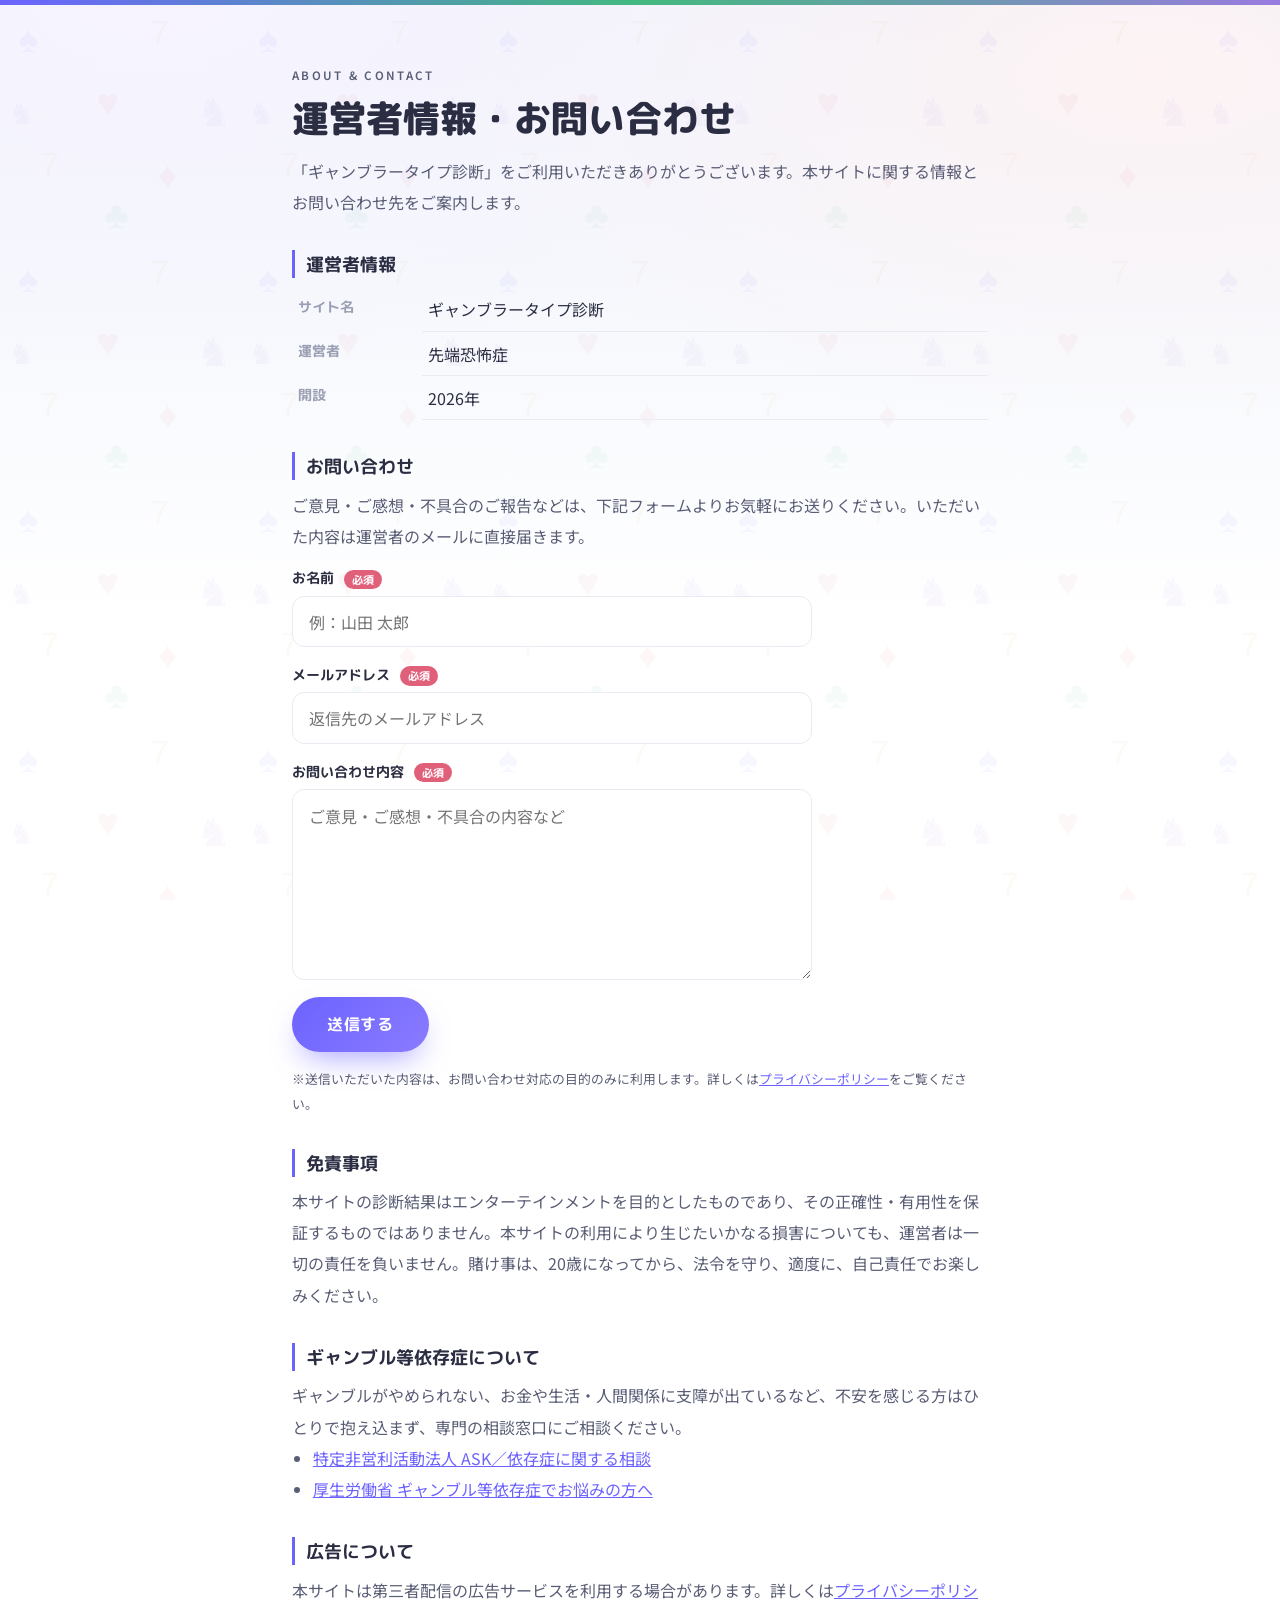
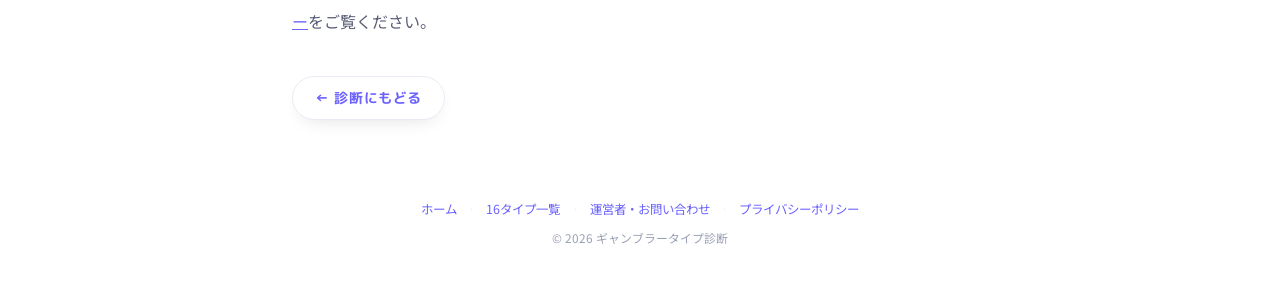
<file: about.html>
<!DOCTYPE html>
<html lang="ja">
<head>
<meta charset="UTF-8">
<meta name="viewport" content="width=device-width, initial-scale=1.0">
<meta name="google-site-verification" content="7E4l-jpzNFWJPt48FXcc1C4V58RSd9jbGy-ojwq8LJo" />
<title>運営者情報・お問い合わせ ― ギャンブラータイプ診断</title>
<meta name="description" content="ギャンブラータイプ診断の運営者情報・お問い合わせ先・免責事項・ギャンブル依存症の相談窓口について。">
<link rel="preconnect" href="https://fonts.googleapis.com">
<link rel="preconnect" href="https://fonts.gstatic.com" crossorigin>
<link href="https://fonts.googleapis.com/css2?family=M+PLUS+Rounded+1c:wght@400;500;700;800&family=Noto+Sans+JP:wght@300;400;500&family=Outfit:wght@500;600&display=swap" rel="stylesheet">
<link rel="canonical" href="https://smartcostinfo-stack.github.io/about.html">
<link rel="icon" type="image/png" href="favicon.png">
<link rel="apple-touch-icon" href="apple-touch-icon.png">
<script async src="https://pagead2.googlesyndication.com/pagead/js/adsbygoogle.js?client=ca-pub-6824908048752622" crossorigin="anonymous"></script>
<link rel="stylesheet" href="style.css">
<style>
  .page h2{ font-family:var(--display); font-weight:700; color:var(--ink); font-size:1.15rem; margin:2rem 0 .6rem; border-left:3px solid var(--accent); padding-left:.7rem; }
  .page p, .page li{ font-family:var(--jp); line-height:1.95; color:var(--body); }
  .page a{ color:var(--accent); }
  .page ul{ padding-left:1.3rem; }
  .info-table{ width:100%; border-collapse:collapse; margin:.4rem 0; }
  .info-table th{ text-align:left; width:9em; padding:.6rem .4rem; color:var(--muted); font-family:var(--display); font-weight:700; font-size:.9rem; vertical-align:top; }
  .info-table td{ padding:.6rem .4rem; border-bottom:1px solid var(--line); font-family:var(--jp); color:var(--ink); }
  .callout{ background:var(--card-soft); border:1px solid var(--line); border-radius:14px; padding:1rem 1.2rem; margin:1rem 0; }
  .contact-form{ display:flex; flex-direction:column; gap:1.1rem; max-width:520px; margin-top:1rem; }
  .field{ display:flex; flex-direction:column; gap:.4rem; }
  .field-label{ font-family:var(--display); font-weight:700; font-size:.9rem; color:var(--ink); }
  .field-label em{ font-style:normal; font-size:.7rem; color:#fff; background:var(--lose); padding:.1rem .5rem; border-radius:99px; margin-left:.4rem; }
  .contact-form input, .contact-form textarea{
    font-family:var(--jp); font-size:1rem; color:var(--ink);
    background:var(--card); border:1.5px solid var(--line); border-radius:12px;
    padding:.8rem 1rem; width:100%; transition:border-color .18s ease, box-shadow .18s ease;
  }
  .contact-form input:focus, .contact-form textarea:focus{
    outline:none; border-color:var(--accent); box-shadow:0 0 0 4px rgba(108,99,255,.12);
  }
  .contact-form textarea{ resize:vertical; line-height:1.7; }
  .contact-form .btn-primary{ align-self:flex-start; }
  .form-note{ font-size:.8rem; color:var(--muted); margin-top:.9rem; line-height:1.7; }
</style>
</head>
<body>
<div class="bg-motifs" aria-hidden="true"></div>
<div class="m-stripe-top" aria-hidden="true"></div>

<div class="page">
  <p class="page-eyebrow">ABOUT &amp; CONTACT</p>
  <h1>運営者情報・お問い合わせ</h1>
  <p class="page-lead">「ギャンブラータイプ診断」をご利用いただきありがとうございます。本サイトに関する情報とお問い合わせ先をご案内します。</p>

  <h2>運営者情報</h2>
  <table class="info-table">
    <tr><th>サイト名</th><td>ギャンブラータイプ診断</td></tr>
    <tr><th>運営者</th><td>先端恐怖症</td></tr>
    <tr><th>開設</th><td>2026年</td></tr>
  </table>

  <h2>お問い合わせ</h2>
  <p>ご意見・ご感想・不具合のご報告などは、下記フォームよりお気軽にお送りください。いただいた内容は運営者のメールに直接届きます。</p>

  <!-- FormSubmit フォーム（受信先: smart.cost.info@gmail.com）
       ※初回送信時に FormSubmit から確認メールが届くので、リンクを押して有効化してください（1回だけ）。
       ※メールアドレスをHTMLに出したくない場合は、有効化後に発行される
         ランダムID版URL（https://formsubmit.co/xxxxxxxx）に差し替えるとアドレスを隠せます。 -->
  <form class="contact-form" action="https://formsubmit.co/smart.cost.info@gmail.com" method="POST">
    <input type="hidden" name="_subject" value="【ギャンブラータイプ診断】お問い合わせ">
    <input type="hidden" name="_captcha" value="true">
    <input type="hidden" name="_template" value="table">
    <!-- ボット対策（人間には見えない） -->
    <input type="text" name="_honey" style="display:none">

    <label class="field">
      <span class="field-label">お名前 <em>必須</em></span>
      <input type="text" name="name" required placeholder="例：山田 太郎">
    </label>
    <label class="field">
      <span class="field-label">メールアドレス <em>必須</em></span>
      <input type="email" name="email" required placeholder="返信先のメールアドレス">
    </label>
    <label class="field">
      <span class="field-label">お問い合わせ内容 <em>必須</em></span>
      <textarea name="message" rows="6" required placeholder="ご意見・ご感想・不具合の内容など"></textarea>
    </label>
    <button type="submit" class="btn btn-primary">送信する</button>
  </form>
  <p class="form-note">※送信いただいた内容は、お問い合わせ対応の目的のみに利用します。詳しくは<a href="privacy.html">プライバシーポリシー</a>をご覧ください。</p>

  <h2>免責事項</h2>
  <p>本サイトの診断結果はエンターテインメントを目的としたものであり、その正確性・有用性を保証するものではありません。本サイトの利用により生じたいかなる損害についても、運営者は一切の責任を負いません。賭け事は、20歳になってから、法令を守り、適度に、自己責任でお楽しみください。</p>

  <h2>ギャンブル等依存症について</h2>
  <p>ギャンブルがやめられない、お金や生活・人間関係に支障が出ているなど、不安を感じる方はひとりで抱え込まず、専門の相談窓口にご相談ください。</p>
  <ul>
    <li><a href="https://www.ncasa-japan.jp/you" target="_blank" rel="noopener">特定非営利活動法人 ASK／依存症に関する相談</a></li>
    <li><a href="https://www.mhlw.go.jp/stf/seisakunitsuite/bunya/0000070789.html" target="_blank" rel="noopener">厚生労働省 ギャンブル等依存症でお悩みの方へ</a></li>
  </ul>

  <h2>広告について</h2>
  <p>本サイトは第三者配信の広告サービスを利用する場合があります。詳しくは<a href="privacy.html">プライバシーポリシー</a>をご覧ください。</p>

  <a class="btn btn-ghost back" href="index.html">← 診断にもどる</a>
</div>

<footer class="site-footer">
  <nav class="footer-nav">
    <a href="index.html">ホーム</a><span class="dot">·</span>
    <a href="types.html">16タイプ一覧</a><span class="dot">·</span>
    <a href="about.html">運営者・お問い合わせ</a><span class="dot">·</span>
    <a href="privacy.html">プライバシーポリシー</a>
  </nav>
  <p class="copyright">© 2026 ギャンブラータイプ診断</p>
</footer>
</body>
</html>
</file>
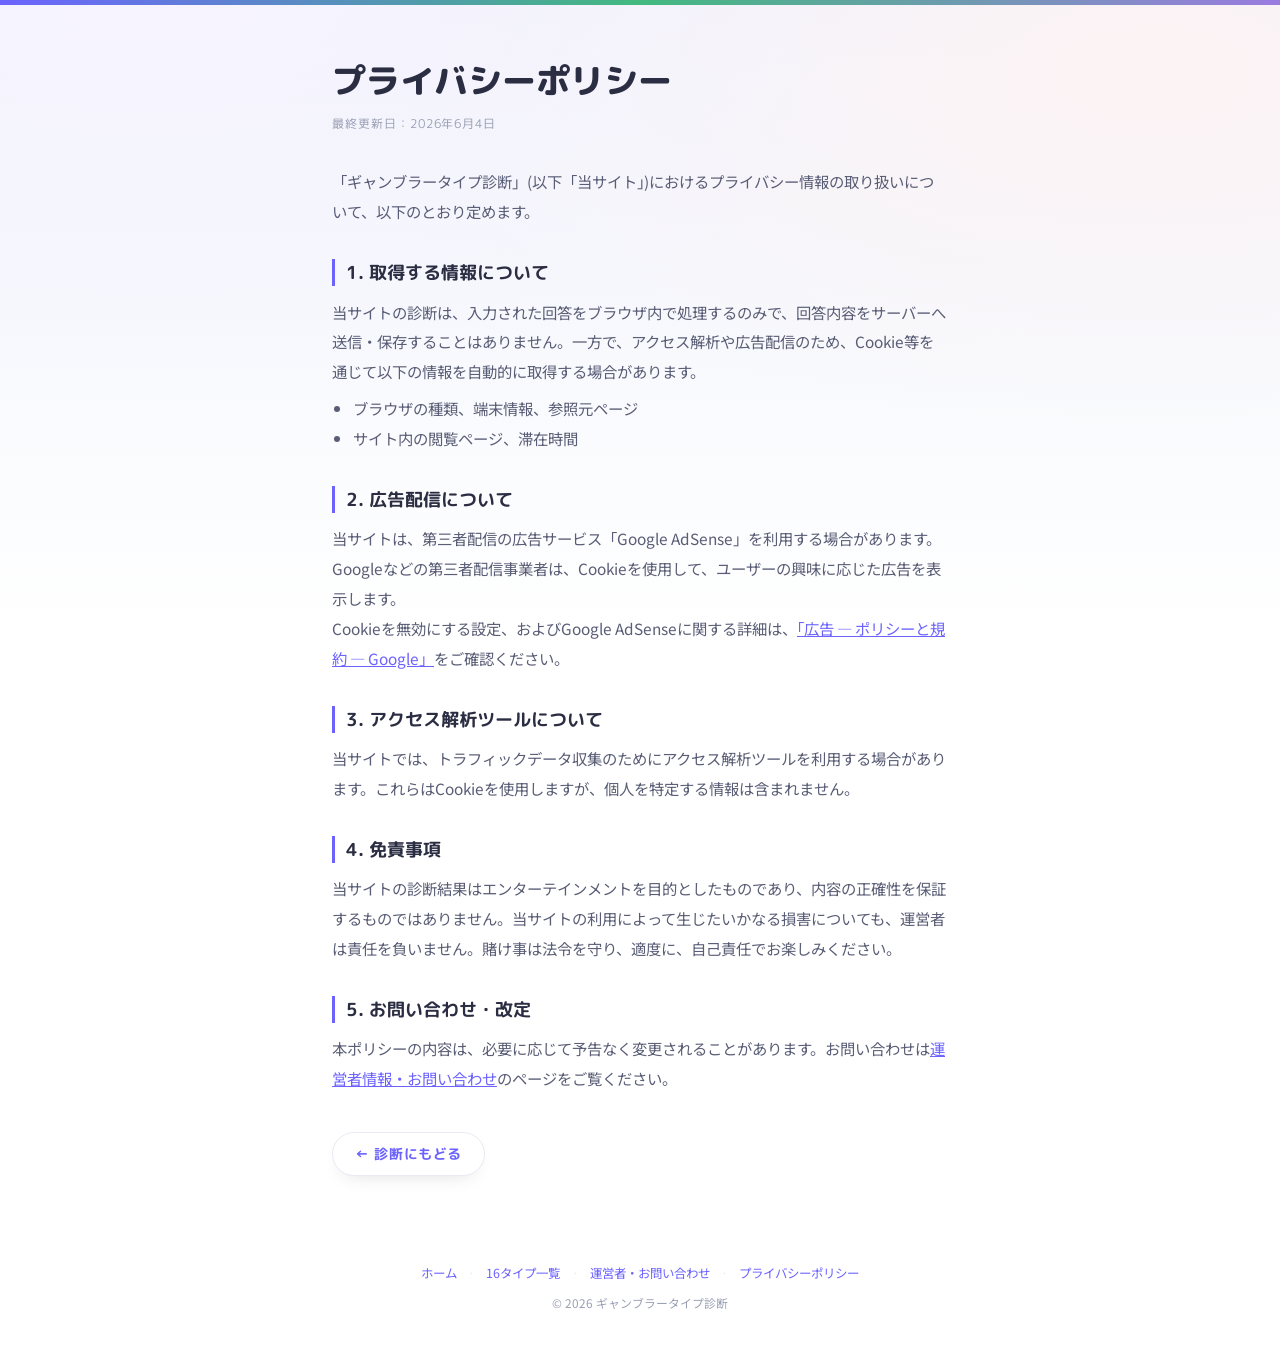
<file: privacy.html>
<!DOCTYPE html>
<html lang="ja">
<head>
<meta charset="UTF-8">
<meta name="viewport" content="width=device-width, initial-scale=1.0">
<meta name="google-site-verification" content="7E4l-jpzNFWJPt48FXcc1C4V58RSd9jbGy-ojwq8LJo" />
<title>プライバシーポリシー ― ギャンブラータイプ診断</title>
<link rel="preconnect" href="https://fonts.googleapis.com">
<link rel="preconnect" href="https://fonts.gstatic.com" crossorigin>
<link href="https://fonts.googleapis.com/css2?family=M+PLUS+Rounded+1c:wght@400;700;800&family=Noto+Sans+JP:wght@400;500&display=swap" rel="stylesheet">
<link rel="canonical" href="https://smartcostinfo-stack.github.io/privacy.html">
<link rel="icon" type="image/png" href="favicon.png">
<link rel="apple-touch-icon" href="apple-touch-icon.png">
<script async src="https://pagead2.googlesyndication.com/pagead/js/adsbygoogle.js?client=ca-pub-6824908048752622" crossorigin="anonymous"></script>
<link rel="stylesheet" href="style.css">
<style>
  .doc{ position:relative; z-index:2; max-width:680px; margin:0 auto; padding:clamp(28px,6vw,56px) clamp(20px,5vw,32px); }
  .doc h1{ font-family:var(--display); font-weight:800; color:var(--ink); font-size:clamp(1.6rem,6vw,2.1rem); margin-bottom:.4rem; }
  .doc .updated{ font-family:var(--code); font-size:.74rem; letter-spacing:.08em; color:var(--muted); margin-bottom:2rem; }
  .doc h2{ font-family:var(--display); font-weight:700; color:var(--ink); font-size:1.12rem; margin:2rem 0 .7rem; border-left:3px solid var(--accent); padding-left:.7rem; }
  .doc p, .doc li{ font-family:var(--jp); line-height:1.95; color:var(--body); font-size:.96rem; }
  .doc ul{ padding-left:1.3rem; margin:.4rem 0; }
  .doc a{ color:var(--accent); }
  .back{ display:inline-block; margin-top:2.4rem; }
</style>
</head>
<body>
<div class="m-stripe-top" aria-hidden="true"></div>

<div class="doc">
  <h1>プライバシーポリシー</h1>
  <p class="updated">最終更新日：2026年6月4日</p>

  <p>「ギャンブラータイプ診断」(以下「当サイト」)におけるプライバシー情報の取り扱いについて、以下のとおり定めます。</p>

  <h2>1. 取得する情報について</h2>
  <p>当サイトの診断は、入力された回答をブラウザ内で処理するのみで、回答内容をサーバーへ送信・保存することはありません。一方で、アクセス解析や広告配信のため、Cookie等を通じて以下の情報を自動的に取得する場合があります。</p>
  <ul>
    <li>ブラウザの種類、端末情報、参照元ページ</li>
    <li>サイト内の閲覧ページ、滞在時間</li>
  </ul>

  <h2>2. 広告配信について</h2>
  <p>当サイトは、第三者配信の広告サービス「Google AdSense」を利用する場合があります。Googleなどの第三者配信事業者は、Cookieを使用して、ユーザーの興味に応じた広告を表示します。</p>
  <p>Cookieを無効にする設定、およびGoogle AdSenseに関する詳細は、<a href="https://policies.google.com/technologies/ads?hl=ja" target="_blank" rel="noopener">「広告 ― ポリシーと規約 ― Google」</a>をご確認ください。</p>

  <h2>3. アクセス解析ツールについて</h2>
  <p>当サイトでは、トラフィックデータ収集のためにアクセス解析ツールを利用する場合があります。これらはCookieを使用しますが、個人を特定する情報は含まれません。</p>

  <h2>4. 免責事項</h2>
  <p>当サイトの診断結果はエンターテインメントを目的としたものであり、内容の正確性を保証するものではありません。当サイトの利用によって生じたいかなる損害についても、運営者は責任を負いません。賭け事は法令を守り、適度に、自己責任でお楽しみください。</p>

  <h2>5. お問い合わせ・改定</h2>
  <p>本ポリシーの内容は、必要に応じて予告なく変更されることがあります。お問い合わせは<a href="about.html">運営者情報・お問い合わせ</a>のページをご覧ください。</p>

  <a class="btn btn-ghost back" href="index.html">← 診断にもどる</a>
</div>

<footer class="site-footer">
  <nav class="footer-nav">
    <a href="index.html">ホーム</a><span class="dot">·</span>
    <a href="types.html">16タイプ一覧</a><span class="dot">·</span>
    <a href="about.html">運営者・お問い合わせ</a><span class="dot">·</span>
    <a href="privacy.html">プライバシーポリシー</a>
  </nav>
  <p class="copyright">© 2026 ギャンブラータイプ診断</p>
</footer>
</body>
</html>
</file>
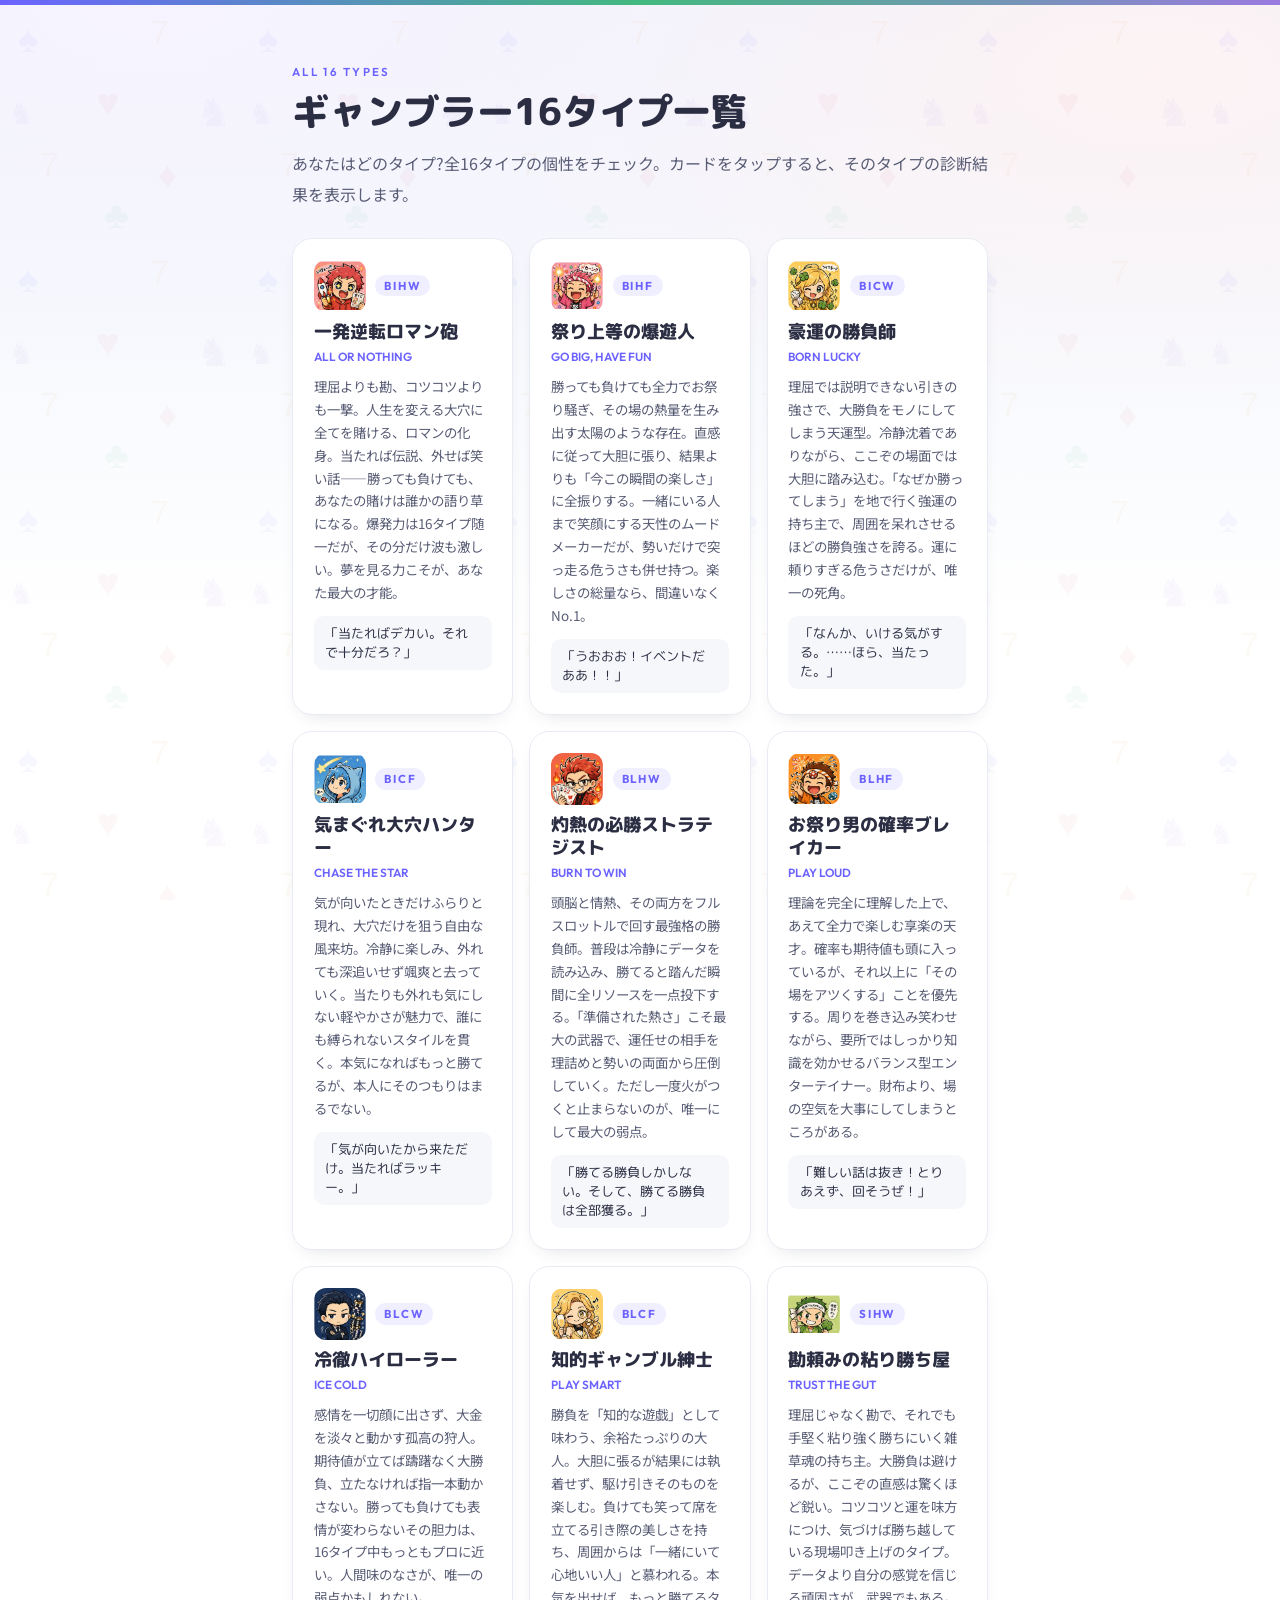
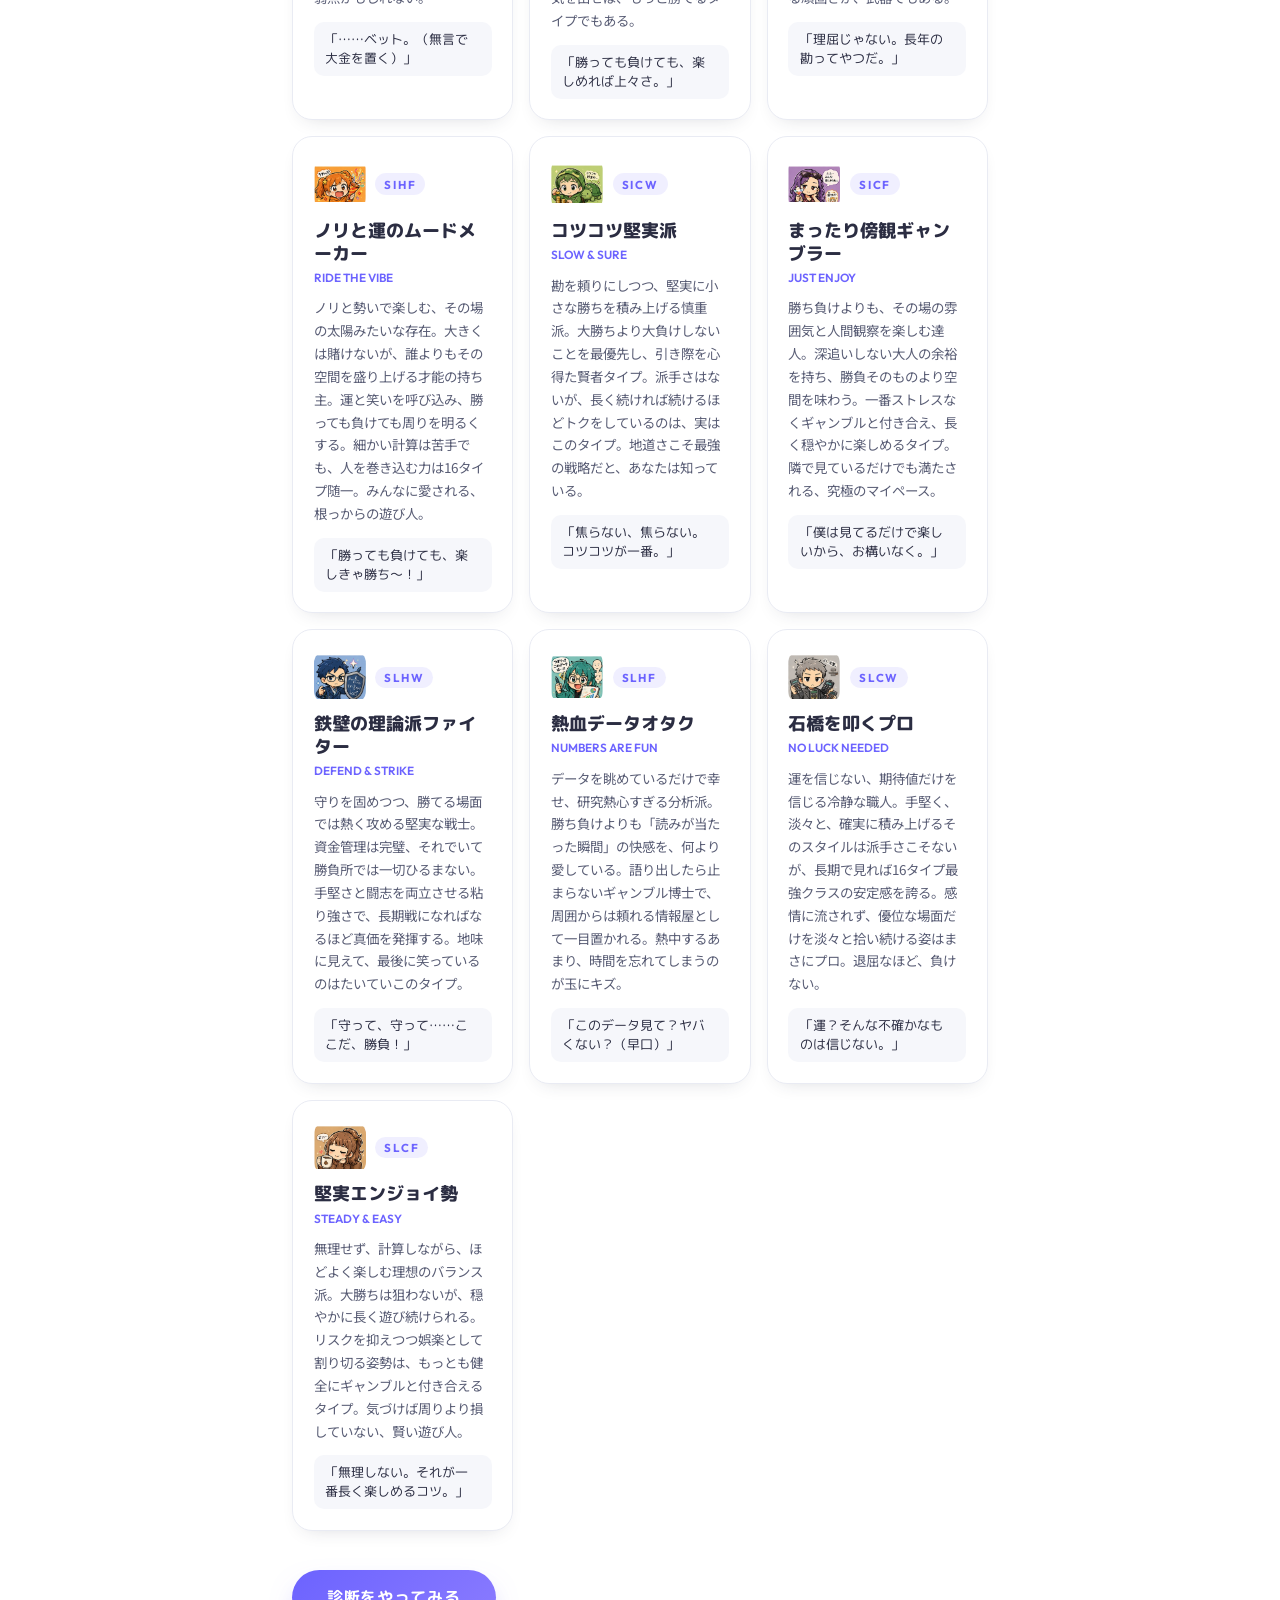
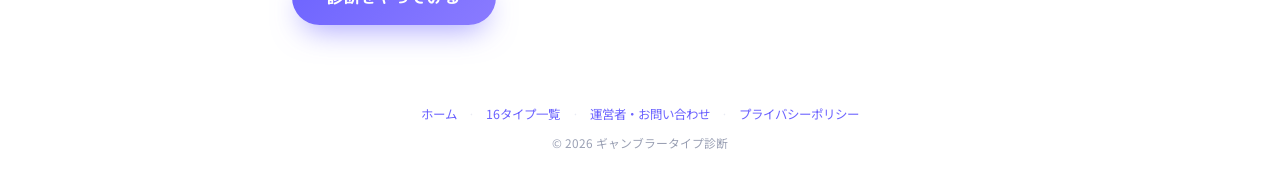
<file: types.html>
<!DOCTYPE html>
<html lang="ja">
<head>
<meta charset="UTF-8">
<meta name="viewport" content="width=device-width, initial-scale=1.0">
<meta name="google-site-verification" content="7E4l-jpzNFWJPt48FXcc1C4V58RSd9jbGy-ojwq8LJo" />
<title>16タイプ一覧 ― ギャンブラータイプ診断</title>
<meta name="description" content="ギャンブラータイプ診断に登場する全16タイプの一覧。各タイプの特徴・決めゼリフ・強み・弱みをまとめています。">
<link rel="preconnect" href="https://fonts.googleapis.com">
<link rel="preconnect" href="https://fonts.gstatic.com" crossorigin>
<link href="https://fonts.googleapis.com/css2?family=M+PLUS+Rounded+1c:wght@400;500;700;800&family=Noto+Sans+JP:wght@300;400;500;700&family=Outfit:wght@500;600;700&display=swap" rel="stylesheet">
<link rel="canonical" href="https://smartcostinfo-stack.github.io/types.html">
<link rel="icon" type="image/png" href="favicon.png">
<link rel="apple-touch-icon" href="apple-touch-icon.png">
<script async src="https://pagead2.googlesyndication.com/pagead/js/adsbygoogle.js?client=ca-pub-6824908048752622" crossorigin="anonymous"></script>
<link rel="stylesheet" href="style.css">
</head>
<body>
<div class="bg-motifs" aria-hidden="true"></div>
<div class="m-stripe-top" aria-hidden="true"></div>

<div class="page">
  <p class="page-eyebrow">ALL 16 TYPES</p>
  <h1>ギャンブラー16タイプ一覧</h1>
  <p class="page-lead">あなたはどのタイプ?全16タイプの個性をチェック。カードをタップすると、そのタイプの診断結果を表示します。</p>

  <div class="type-grid" id="type-grid"></div>

  <a class="btn btn-primary back" href="index.html">診断をやってみる</a>
</div>

<footer class="site-footer">
  <nav class="footer-nav">
    <a href="index.html">ホーム</a><span class="dot">·</span>
    <a href="types.html">16タイプ一覧</a><span class="dot">·</span>
    <a href="about.html">運営者・お問い合わせ</a><span class="dot">·</span>
    <a href="privacy.html">プライバシーポリシー</a>
  </nav>
  <p class="copyright">© 2026 ギャンブラータイプ診断</p>
</footer>

<script src="data.js"></script>
<script src="avatar.js"></script>
<script>
  (function () {
    var order = ["BIHW","BIHF","BICW","BICF","BLHW","BLHF","BLCW","BLCF",
                 "SIHW","SIHF","SICW","SICF","SLHW","SLHF","SLCW","SLCF"];
    var grid = document.getElementById("type-grid");
    order.forEach(function (code) {
      var t = CHARACTERS[code];
      if (!t) return;
      var a = document.createElement("a");
      a.className = "type-card";
      a.href = "index.html?type=" + code;
      a.innerHTML =
        '<div class="tc-top"><span class="tc-emoji">' + gamblerVisual(code, 52) + '</span><span class="tc-code">' + code + '</span></div>' +
        '<div class="tc-name">' + t.name + '</div>' +
        '<div class="tc-copy">' + t.copy + '</div>' +
        '<div class="tc-desc">' + t.desc + '</div>' +
        '<div class="tc-quote">「' + t.quote + '」</div>';
      grid.appendChild(a);
    });
  })();
</script>
</body>
</html>
</file>
<file: style.css>
/* ===== ギャンブラータイプ診断 / 明るいMBTI(16personalities)風 ===== */

:root{
  /* 背景・面 */
  --bg-1:        #eef2fb;
  --bg-2:        #f7f4ff;
  --bg-3:        #fdf3f4;
  --card:        #ffffff;
  --card-soft:   #f6f7fb;
  /* 文字 */
  --ink:         #2b2d42;
  --body:        #595d75;
  --muted:       #9aa0b4;
  --line:        #e9ebf3;
  /* アクセント */
  --accent:      #6c63ff;   /* 親しみのあるインディゴ */
  --accent-2:    #4ec3a5;
  --agree:       #43b97f;   /* あてはまる：グリーン */
  --disagree:    #9a7be0;   /* あてはまらない：パープル */
  --win:         #2fa775;
  --lose:        #e0607a;
  --gold:        #e0a64e;

  --shadow:      0 18px 40px -22px rgba(43,45,66,.28);
  --shadow-sm:   0 8px 20px -12px rgba(43,45,66,.22);

  --round:       20px;
  --round-sm:    14px;

  --display: "M PLUS Rounded 1c", "Noto Sans JP", sans-serif;
  --jp: "Noto Sans JP", sans-serif;
  --code: "Outfit", "M PLUS Rounded 1c", sans-serif;
}

*{ box-sizing:border-box; margin:0; padding:0; }
html,body{ height:100%; }

body{
  font-family:var(--jp); font-weight:400;
  color:var(--body);
  background:
    radial-gradient(120% 80% at 12% 0%, var(--bg-2) 0%, transparent 55%),
    radial-gradient(120% 80% at 90% 8%, var(--bg-3) 0%, transparent 50%),
    linear-gradient(180deg, var(--bg-1), #ffffff 70%);
  background-attachment:fixed;
  min-height:100dvh;
  display:flex; flex-direction:column;
  -webkit-font-smoothing:antialiased;
  overflow-x:hidden;
}

/* 上端のアクセントライン */
.m-stripe-top{
  position:fixed; top:0; left:0; right:0; height:5px; z-index:5;
  background:linear-gradient(90deg, var(--accent), var(--agree) 50%, var(--disagree));
}

/* セクション内のアクセント・ピル */
.m-stripe{
  width:54px; height:5px; margin:0 auto 1.5rem; border-radius:99px;
  background:linear-gradient(90deg, var(--accent), var(--disagree));
}

/* ステージ */
.stage{
  position:relative; z-index:2;
  flex:1; width:100%; max-width:540px;
  margin:0 auto;
  padding:clamp(40px,9vw,68px) clamp(18px,5vw,32px) clamp(28px,6vw,48px);
  display:flex; align-items:center; justify-content:center;
}

.screen{ display:none; width:100%; text-align:center; }
.screen.is-active{ display:block; animation:rise .5s cubic-bezier(.2,.7,.2,1) both; }
@keyframes rise{ from{ opacity:0; transform:translateY(14px); } to{ opacity:1; transform:translateY(0); } }

/* ---------- 共通 ---------- */
.eyebrow{
  font-family:var(--code); font-weight:600;
  text-transform:uppercase; letter-spacing:.22em;
  font-size:.72rem; color:var(--accent);
  margin-bottom:1rem;
}

.btn{
  font-family:var(--display); font-weight:700; font-size:1rem;
  border:none; cursor:pointer; border-radius:99px;
  padding:1rem 2.2rem; letter-spacing:.04em;
  display:inline-block; text-decoration:none;
  transition:transform .18s ease, box-shadow .25s ease, background .2s ease, color .2s ease;
}
.btn:active{ transform:translateY(1px) scale(.99); }

.btn-primary{
  background:linear-gradient(135deg, var(--accent), #8a7bff);
  color:#fff;
  box-shadow:0 14px 30px -10px rgba(108,99,255,.6);
}
.btn-primary:hover{ transform:translateY(-2px); box-shadow:0 20px 40px -12px rgba(108,99,255,.7); }

.btn-ghost{
  background:var(--card); color:var(--body);
  border:1.5px solid var(--line); font-size:.86rem; padding:.7rem 1.4rem;
  box-shadow:var(--shadow-sm);
}
.btn-ghost:hover{ border-color:var(--accent); color:var(--accent); }

/* ---------- スタート画面 ---------- */
.title{
  font-family:var(--display); font-weight:800;
  font-size:clamp(2.4rem,11vw,3.4rem); line-height:1.12;
  letter-spacing:.01em; color:var(--ink);
  margin-bottom:1.4rem;
}
.lead{
  font-family:var(--jp); font-weight:400;
  font-size:1rem; line-height:1.95; color:var(--body);
  margin-bottom:2.2rem;
}
.note{
  margin-top:1.2rem; font-family:var(--code);
  font-size:.74rem; letter-spacing:.08em; text-transform:uppercase;
  color:var(--muted);
}

/* ---------- 質問画面 ---------- */
.progress{ margin-bottom:2rem; }
.progress-meta{
  display:flex; justify-content:space-between;
  font-family:var(--code); font-size:.78rem; font-weight:600;
  letter-spacing:.08em; color:var(--muted); margin-bottom:.6rem;
}
.progress-meta #q-percent{ color:var(--accent); }
.progress-track{ height:8px; background:#e7e9f3; border-radius:99px; overflow:hidden; }
.progress-bar{
  height:100%; width:8%; border-radius:99px;
  background:linear-gradient(90deg, var(--accent), var(--disagree));
  transition:width .5s cubic-bezier(.3,.8,.2,1);
}

.q-card{
  background:var(--card);
  border:1px solid var(--line);
  border-radius:var(--round);
  padding:clamp(1.6rem,6vw,2.4rem) clamp(1.3rem,5vw,2rem);
  box-shadow:var(--shadow);
}
.q-card.swap{ animation:swap .4s cubic-bezier(.2,.7,.2,1) both; }
@keyframes swap{ from{ opacity:0; transform:translateX(16px); } to{ opacity:1; transform:translateX(0); } }

.q-number{
  font-family:var(--code); font-weight:600; font-size:.74rem;
  letter-spacing:.12em; color:var(--accent); margin-bottom:1rem;
}
.q-text{
  font-family:var(--display); font-weight:700;
  font-size:clamp(1.18rem,5vw,1.46rem); line-height:1.55;
  color:var(--ink); margin-bottom:2rem;
}

.options{ display:flex; }

/* ===== MBTI風 リッカート尺度 ===== */
.likert{
  display:flex; align-items:center; justify-content:center;
  gap:clamp(.55rem,3.2vw,1rem); width:100%; padding:.4rem 0;
}
.likert-end{
  flex:0 0 auto; font-family:var(--display); font-weight:700;
  font-size:.74rem; letter-spacing:.02em;
  white-space:nowrap; max-width:4.5em; line-height:1.25;
}
.likert-end.agree{ color:var(--agree); text-align:right; }
.likert-end.disagree{ color:var(--disagree); text-align:left; }

.likert-dot{
  flex:0 0 auto; border-radius:50%; cursor:pointer; padding:0;
  background:var(--card); position:relative;
  transition:transform .16s ease, box-shadow .22s ease, background .18s ease;
}
.likert-dot::after{
  content:""; position:absolute; inset:0; border-radius:50%;
  background:currentColor; opacity:0; transform:scale(.45);
  transition:opacity .18s ease, transform .18s ease;
}
.likert-dot.d0{ width:clamp(2.6rem,12vw,3.1rem); height:clamp(2.6rem,12vw,3.1rem);
  border:2.5px solid var(--agree); color:var(--agree); }
.likert-dot.d1{ width:clamp(2rem,9.5vw,2.4rem); height:clamp(2rem,9.5vw,2.4rem);
  border:2.5px solid var(--agree); color:var(--agree); }
.likert-dot.d2{ width:clamp(1.6rem,7.5vw,1.9rem); height:clamp(1.6rem,7.5vw,1.9rem);
  border:2px solid #c2c7d8; color:#c2c7d8; }
.likert-dot.d3{ width:clamp(2rem,9.5vw,2.4rem); height:clamp(2rem,9.5vw,2.4rem);
  border:2.5px solid var(--disagree); color:var(--disagree); }
.likert-dot.d4{ width:clamp(2.6rem,12vw,3.1rem); height:clamp(2.6rem,12vw,3.1rem);
  border:2.5px solid var(--disagree); color:var(--disagree); }

.likert-dot:hover{ transform:scale(1.1); }
.likert-dot:hover::after{ opacity:.16; transform:scale(1); }
.likert-dot.picked::after{ opacity:1; transform:scale(1); }
.likert-dot.picked{ box-shadow:0 0 0 4px rgba(108,99,255,.12); }

.scale-caption{
  margin-top:1.6rem; font-family:var(--code);
  font-size:.74rem; letter-spacing:.04em; color:var(--muted);
}

#btn-back{ margin-top:1.6rem; }

/* ---------- 結果画面 ---------- */
.result-emoji{
  font-size:3.8rem; line-height:1; margin:.2rem 0 .8rem;
  animation:pop .5s cubic-bezier(.2,1.4,.4,1) both;
}
.result-emoji svg{
  width:132px; height:132px; display:block; margin:0 auto;
  filter:drop-shadow(0 10px 18px rgba(43,45,66,.22));
}
.result-emoji .char-img{
  width:132px; height:132px; display:block; margin:0 auto;
  object-fit:contain; border-radius:24px;
  filter:drop-shadow(0 10px 18px rgba(43,45,66,.22));
}
.tc-emoji .char-img{ width:52px; height:52px; display:block; object-fit:contain; border-radius:12px; }
@keyframes pop{ from{ opacity:0; transform:scale(.6); } to{ opacity:1; transform:scale(1); } }

.result-code{
  font-family:var(--code); font-weight:700;
  font-size:.92rem; letter-spacing:.32em; text-indent:.32em;
  color:var(--accent); margin:0 0 1rem;
  display:inline-block; padding:.35rem 1rem;
  background:rgba(108,99,255,.1); border-radius:99px;
}
.result-name{
  font-family:var(--display); font-weight:800;
  font-size:clamp(1.7rem,7.5vw,2.4rem); color:var(--ink);
  line-height:1.2; margin-bottom:.7rem;
}
.result-copy{
  font-family:var(--code); font-weight:600;
  font-size:1rem; letter-spacing:.06em; color:var(--accent);
  margin-bottom:2rem;
}

.result-card, .trait-card, .rec-card, .roast-card{
  text-align:left;
  background:var(--card);
  border:1px solid var(--line); border-radius:var(--round);
  padding:clamp(1.4rem,5vw,1.9rem); margin-bottom:1.4rem;
  box-shadow:var(--shadow-sm);
}
.result-desc{
  font-family:var(--jp); font-weight:400; line-height:2;
  font-size:1rem; color:var(--body); margin-bottom:1.4rem;
}
.result-rows{ border-top:1px solid var(--line); padding-top:1.3rem; }
.result-row{ display:flex; gap:1rem; align-items:baseline; margin-bottom:.8rem; }
.result-row:last-child{ margin-bottom:0; }
.rr-label{
  flex:0 0 5.5em; font-family:var(--display); font-weight:700;
  font-size:.78rem; letter-spacing:.02em; color:var(--muted);
}
.result-row.win .rr-label{ color:var(--win); }
.result-row.lose .rr-label{ color:var(--lose); }
.rr-value{ font-family:var(--jp); font-weight:500; font-size:.96rem; line-height:1.6; color:var(--ink); }

/* 強み・弱点・アドバイス */
.trait-card{ display:flex; flex-direction:column; gap:1.1rem; }
.trait{ display:flex; flex-direction:column; gap:.35rem; }
.trait-label{
  font-family:var(--display); font-weight:700; font-size:.86rem;
  width:fit-content; padding:.2rem .7rem; border-radius:99px;
}
.trait-strong{ color:var(--win); background:rgba(47,167,117,.12); }
.trait-weak{ color:var(--lose); background:rgba(224,96,122,.12); }
.trait-advice{ color:var(--accent); background:rgba(108,99,255,.1); }
.trait-text{ font-family:var(--jp); font-weight:400; font-size:.96rem; line-height:1.75; color:var(--body); }

/* おすすめ */
.rec-card{ position:relative; overflow:hidden; }
.rec-card::before{
  content:""; position:absolute; top:0; left:0; right:0; height:5px;
  background:linear-gradient(90deg, var(--gold), #f0c987);
}
.rec-eyebrow{
  font-family:var(--display); font-weight:700;
  font-size:.96rem; letter-spacing:.02em; color:var(--gold);
  margin-bottom:1.2rem; text-align:center;
}
.rec-item{ margin-bottom:1rem; }
.rec-label{
  display:block; font-family:var(--code); font-weight:600;
  font-size:.68rem; letter-spacing:.1em; text-transform:uppercase;
  color:var(--muted); margin-bottom:.25rem;
}
.rec-value{
  display:block; font-family:var(--display); font-weight:700;
  font-size:1.12rem; color:var(--ink); line-height:1.45;
}
.rec-why{
  font-family:var(--jp); font-weight:400; font-size:.88rem; line-height:1.8;
  color:var(--body); margin-top:1rem;
  border-top:1px solid var(--line); padding-top:.9rem;
}

/* 辛口ひとこと */
.roast-card{
  background:linear-gradient(135deg, #2b2d42, #3a3357);
  border:none; text-align:center;
}
.roast-label{
  display:inline-block; font-family:var(--display); font-weight:700;
  font-size:.84rem; color:#ffd27d; margin-bottom:.8rem;
  letter-spacing:.04em;
}
.roast-text{
  font-family:var(--display); font-weight:500; font-size:1.05rem;
  line-height:1.8; color:#fff;
}

.share{ display:flex; flex-direction:column; gap:.9rem; align-items:center; margin:1.8rem 0 2.2rem; }
.btn-share{
  background:#000; color:#fff; font-size:1rem; letter-spacing:.02em;
  box-shadow:0 12px 26px -12px rgba(0,0,0,.5);
}
.btn-share:hover{ transform:translateY(-2px); }

/* 広告枠 */
.ad-slot{
  min-height:110px; border:1.5px dashed var(--line); border-radius:var(--round-sm);
  display:grid; place-items:center; background:var(--card-soft); margin-bottom:1.4rem;
}
.ad-placeholder{
  font-family:var(--code); font-size:.7rem; letter-spacing:.2em;
  text-transform:uppercase; color:var(--muted);
}

/* ---------- フッター ---------- */
.site-footer{
  position:relative; z-index:2;
  text-align:center; padding:2rem 1.2rem 2.6rem;
  font-family:var(--jp); font-weight:400;
  font-size:.78rem; color:var(--muted);
}
.site-footer a{ color:var(--accent); text-decoration:none; }
.site-footer a:hover{ text-decoration:underline; }
.site-footer .dot{ margin:0 .5rem; color:var(--line); }
.disclaimer{ margin-top:.8rem; font-size:.7rem; color:var(--muted); line-height:1.6; }

/* ===== 背景のギャンブル・モチーフ（♠♥♦♣・7・馬=♞ をうっすら） ===== */
.bg-motifs{
  position:fixed; inset:0; z-index:0; pointer-events:none; opacity:.05;
  background-image:url("data:image/svg+xml,%3Csvg xmlns='http://www.w3.org/2000/svg' width='240' height='240' viewBox='0 0 240 240'%3E%3Cg font-family='Georgia,serif'%3E%3Ctext x='18' y='52' font-size='38' fill='%236c63ff'%3E%E2%99%A0%3C/text%3E%3Ctext x='150' y='44' font-size='34' fill='%23e0a64e' font-family='Arial'%3E7%3C/text%3E%3Ctext x='96' y='116' font-size='40' fill='%23e0607a'%3E%E2%99%A5%3C/text%3E%3Ctext x='196' y='126' font-size='40' fill='%239a7be0'%3E%E2%99%9E%3C/text%3E%3Ctext x='40' y='176' font-size='34' fill='%23e0a64e' font-family='Arial'%3E7%3C/text%3E%3Ctext x='158' y='188' font-size='38' fill='%23e0607a'%3E%E2%99%A6%3C/text%3E%3Ctext x='104' y='228' font-size='38' fill='%2343b97f'%3E%E2%99%A3%3C/text%3E%3Ctext x='8' y='124' font-size='30' fill='%239a7be0'%3E%E2%99%9E%3C/text%3E%3C/g%3E%3C/svg%3E");
  background-size:240px 240px;
}

/* ===== 5段階ラベル（色覚配慮） ===== */
.likert-col{ display:flex; flex-direction:column; align-items:center; gap:.4rem; }
.dot-label{ font-family:var(--code); font-size:.6rem; letter-spacing:.02em; color:var(--muted); }
.likert-col:nth-child(2) .dot-label{ color:var(--agree); }
.likert-col:nth-child(6) .dot-label{ color:var(--disagree); }

/* ===== 決めゼリフ ===== */
.result-quote{
  font-family:var(--display); font-weight:500; font-style:normal;
  font-size:1rem; line-height:1.7; color:var(--ink);
  background:var(--card-soft); border-radius:var(--round-sm);
  padding:.7rem 1rem; margin:0 auto 1.4rem; max-width:24em;
}

/* ===== 画像保存カード ===== */
.capture-card{
  position:relative; text-align:center; overflow:hidden;
  background:
    radial-gradient(120% 90% at 50% -10%, #fbf7ff 0%, #ffffff 55%),
    linear-gradient(180deg, #ffffff, #f7f4ff);
  border:1px solid var(--line); border-radius:var(--round);
  padding:clamp(1.6rem,6vw,2.2rem) clamp(1.2rem,5vw,1.8rem) clamp(1.2rem,5vw,1.6rem);
  margin-bottom:1.4rem; box-shadow:var(--shadow);
}
.capture-credit{
  font-family:var(--code); font-weight:600; font-size:.66rem;
  letter-spacing:.16em; text-transform:uppercase; color:var(--muted);
  margin-top:1.2rem;
}

/* ===== 軸パラメータ ===== */
.axes{ display:flex; flex-direction:column; gap:.7rem; text-align:left; margin-top:.4rem; }
.axis-head{
  display:flex; justify-content:space-between; align-items:center;
  font-family:var(--display); font-weight:500; font-size:.8rem; color:var(--muted);
  margin-bottom:.3rem;
}
.axis-head .on{ color:var(--ink); font-weight:700; }
.axis-head .axis-mid{ font-family:var(--code); font-size:.62rem; letter-spacing:.1em; text-transform:uppercase; color:var(--muted); }
.axis-track{ height:8px; background:#ece9f7; border-radius:99px; overflow:hidden; position:relative; }
.axis-fill{
  height:100%; border-radius:99px;
  background:linear-gradient(90deg, var(--accent), #8a7bff);
  transition:width .8s cubic-bezier(.3,.8,.2,1);
}

/* ===== シェア ===== */
.share-title{
  font-family:var(--display); font-weight:700; font-size:1rem; color:var(--ink);
  margin-bottom:.9rem;
}
.share-grid{
  display:grid; grid-template-columns:repeat(5,1fr); gap:.55rem; width:100%; margin-bottom:.7rem;
}
.sbtn{
  display:flex; flex-direction:column; align-items:center; gap:.3rem;
  font-family:var(--display); font-weight:700; font-size:.66rem;
  color:var(--ink); text-decoration:none; cursor:pointer;
  background:var(--card); border:1.5px solid var(--line); border-radius:var(--round-sm);
  padding:.7rem .2rem; transition:transform .15s ease, box-shadow .2s ease, border-color .2s ease;
}
.sbtn span{ font-size:1.2rem; line-height:1; }
.sbtn:hover{ transform:translateY(-2px); box-shadow:var(--shadow-sm); }
.sbtn.x:hover{ border-color:#111; }
.sbtn.line:hover{ border-color:#06c755; }
.sbtn.native:hover{ border-color:var(--accent); }
.sbtn.save:hover{ border-color:var(--gold); }
.sbtn.copy:hover{ border-color:var(--disagree); }
.share-hint{ font-size:.74rem; color:var(--muted); margin-bottom:1.4rem; }
.share .btn-ghost{ margin-top:.2rem; }
.share .btn-ghost + .btn-ghost{ margin-top:.7rem; }

/* QRコード */
.qr-box{
  display:flex; flex-direction:column; align-items:center; gap:.8rem;
  background:var(--card); border:1px solid var(--line); border-radius:var(--round);
  padding:1.3rem; margin-bottom:1.6rem; box-shadow:var(--shadow-sm);
}
.qr-code{ width:132px; height:132px; }
.qr-code img, .qr-code canvas{ display:block; border-radius:6px; }
.qr-label{ font-size:.82rem; line-height:1.6; color:var(--body); }
.qr-label strong{ color:var(--accent); }

/* タイプ一覧のアバター */
.tc-emoji svg{ width:52px; height:52px; display:block; }

/* ===== 注意書き・相談 ===== */
.age-note{ margin-top:.8rem; font-size:.7rem; color:var(--muted); line-height:1.6; }
.support-note{
  margin:1.6rem auto 0; max-width:30em; font-size:.8rem; line-height:1.8;
  color:var(--body); background:var(--card-soft); border:1px solid var(--line);
  border-radius:var(--round-sm); padding:.9rem 1.1rem;
}
.support-note a{ color:var(--accent); font-weight:500; }

/* ===== フッター ===== */
.footer-nav{ display:flex; flex-wrap:wrap; gap:.2rem; justify-content:center; align-items:center; margin-bottom:.7rem; }
.copyright{ font-size:.74rem; color:var(--muted); }

/* ===== サブページ（types / about / privacy 共通） ===== */
.page{ position:relative; z-index:2; max-width:760px; margin:0 auto; padding:clamp(36px,7vw,64px) clamp(18px,5vw,32px) 48px; }
.page-eyebrow{ font-family:var(--code); font-weight:600; letter-spacing:.2em; text-transform:uppercase; font-size:.72rem; color:var(--accent); }
.page h1{ font-family:var(--display); font-weight:800; color:var(--ink); font-size:clamp(1.7rem,6vw,2.3rem); margin:.3rem 0 .6rem; }
.page-lead{ font-family:var(--jp); color:var(--body); line-height:1.9; margin-bottom:1.8rem; }
.page .back{ display:inline-block; margin-top:2.4rem; }

/* タイプ一覧グリッド */
.type-grid{ display:grid; grid-template-columns:repeat(auto-fill, minmax(220px,1fr)); gap:1rem; }
.type-card{
  background:var(--card); border:1px solid var(--line); border-radius:var(--round);
  padding:1.3rem; box-shadow:var(--shadow-sm); text-decoration:none; color:inherit;
  display:flex; flex-direction:column; transition:transform .15s ease, box-shadow .2s ease;
}
.type-card:hover{ transform:translateY(-3px); box-shadow:var(--shadow); }
.type-card .tc-top{ display:flex; align-items:center; gap:.6rem; margin-bottom:.6rem; }
.type-card .tc-emoji{ font-size:1.9rem; line-height:1; }
.type-card .tc-code{ font-family:var(--code); font-weight:700; font-size:.72rem; letter-spacing:.16em; color:var(--accent); background:rgba(108,99,255,.1); padding:.2rem .55rem; border-radius:99px; }
.type-card .tc-name{ font-family:var(--display); font-weight:800; font-size:1.1rem; color:var(--ink); line-height:1.3; margin-bottom:.3rem; }
.type-card .tc-copy{ font-family:var(--code); font-weight:600; font-size:.74rem; color:var(--accent); margin-bottom:.7rem; }
.type-card .tc-desc{ font-family:var(--jp); font-size:.84rem; line-height:1.7; color:var(--body); }
.type-card .tc-quote{ font-family:var(--display); font-size:.82rem; color:var(--ink); background:var(--card-soft); border-radius:10px; padding:.5rem .7rem; margin-top:.8rem; }

@media (max-width:380px){
  .rr-label{ flex-basis:4.8em; }
  .sbtn{ font-size:.6rem; }
  .sbtn span{ font-size:1.05rem; }
}
</file>
